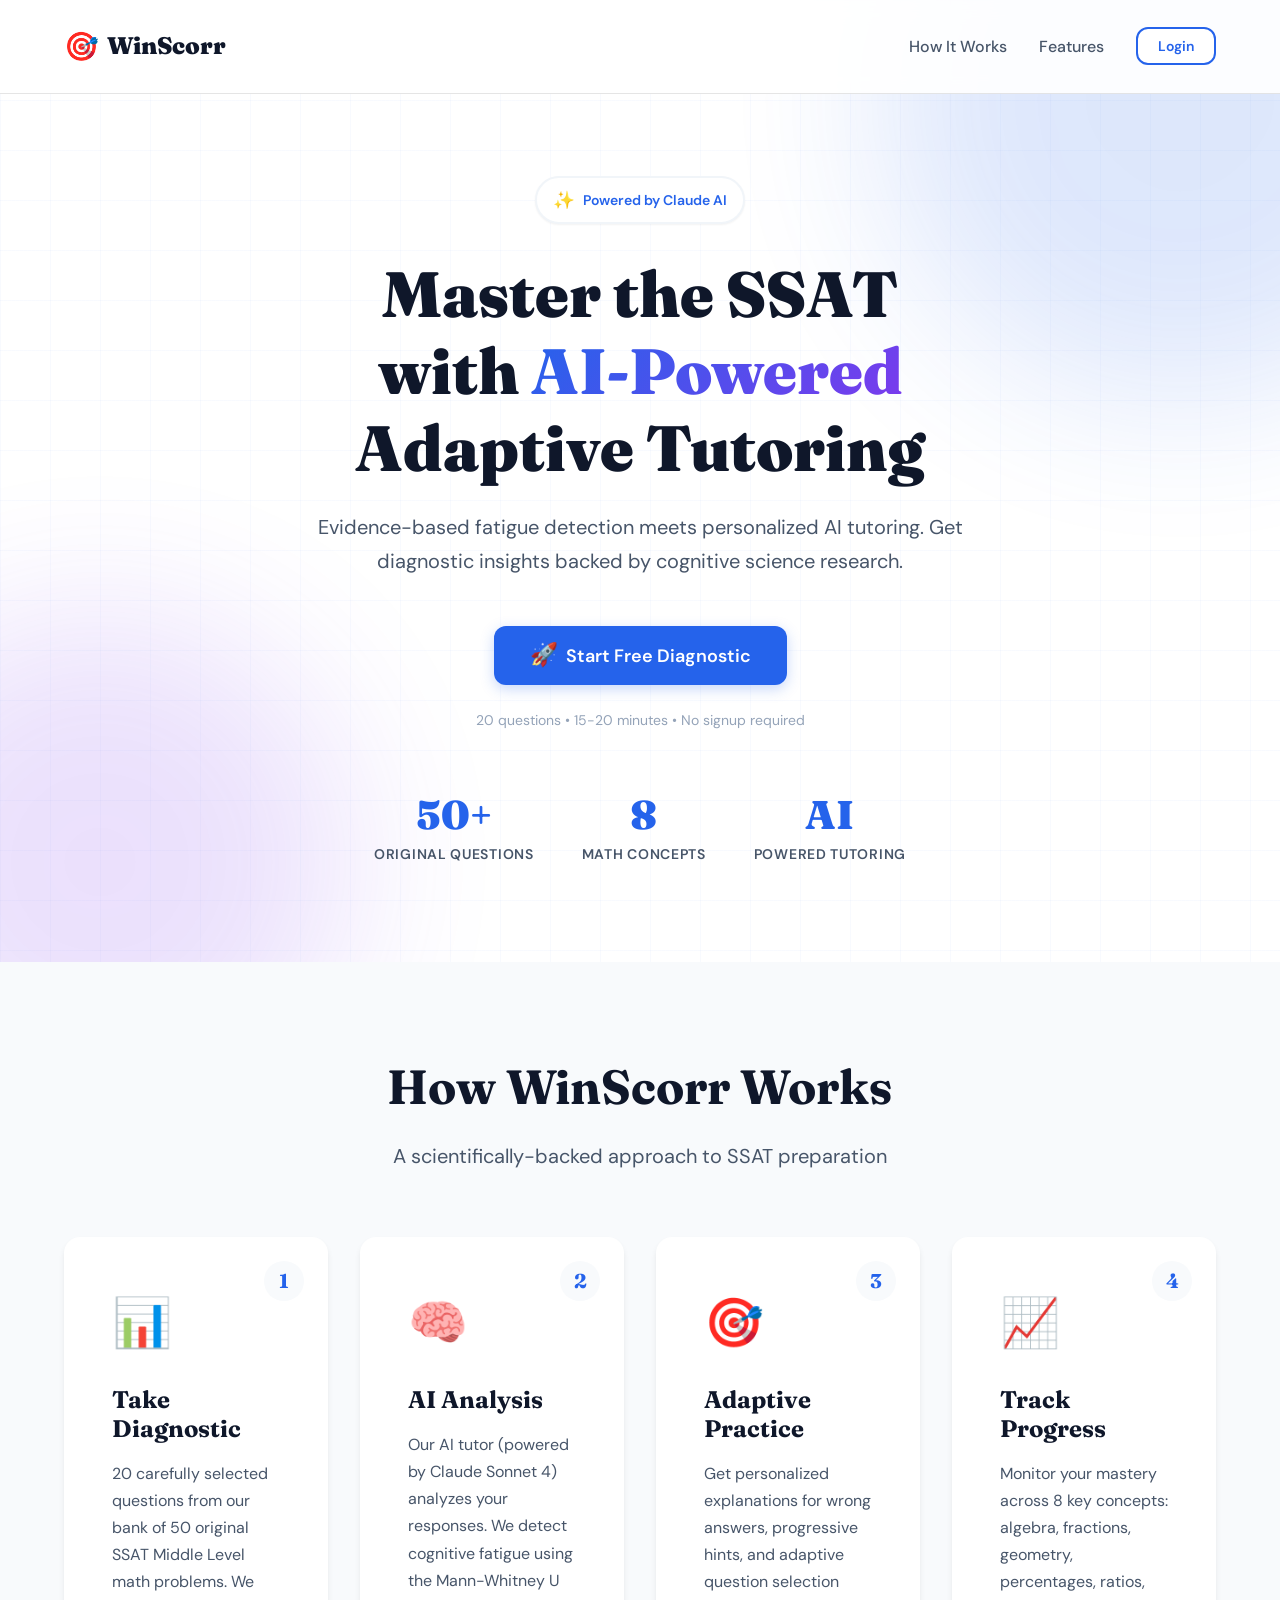
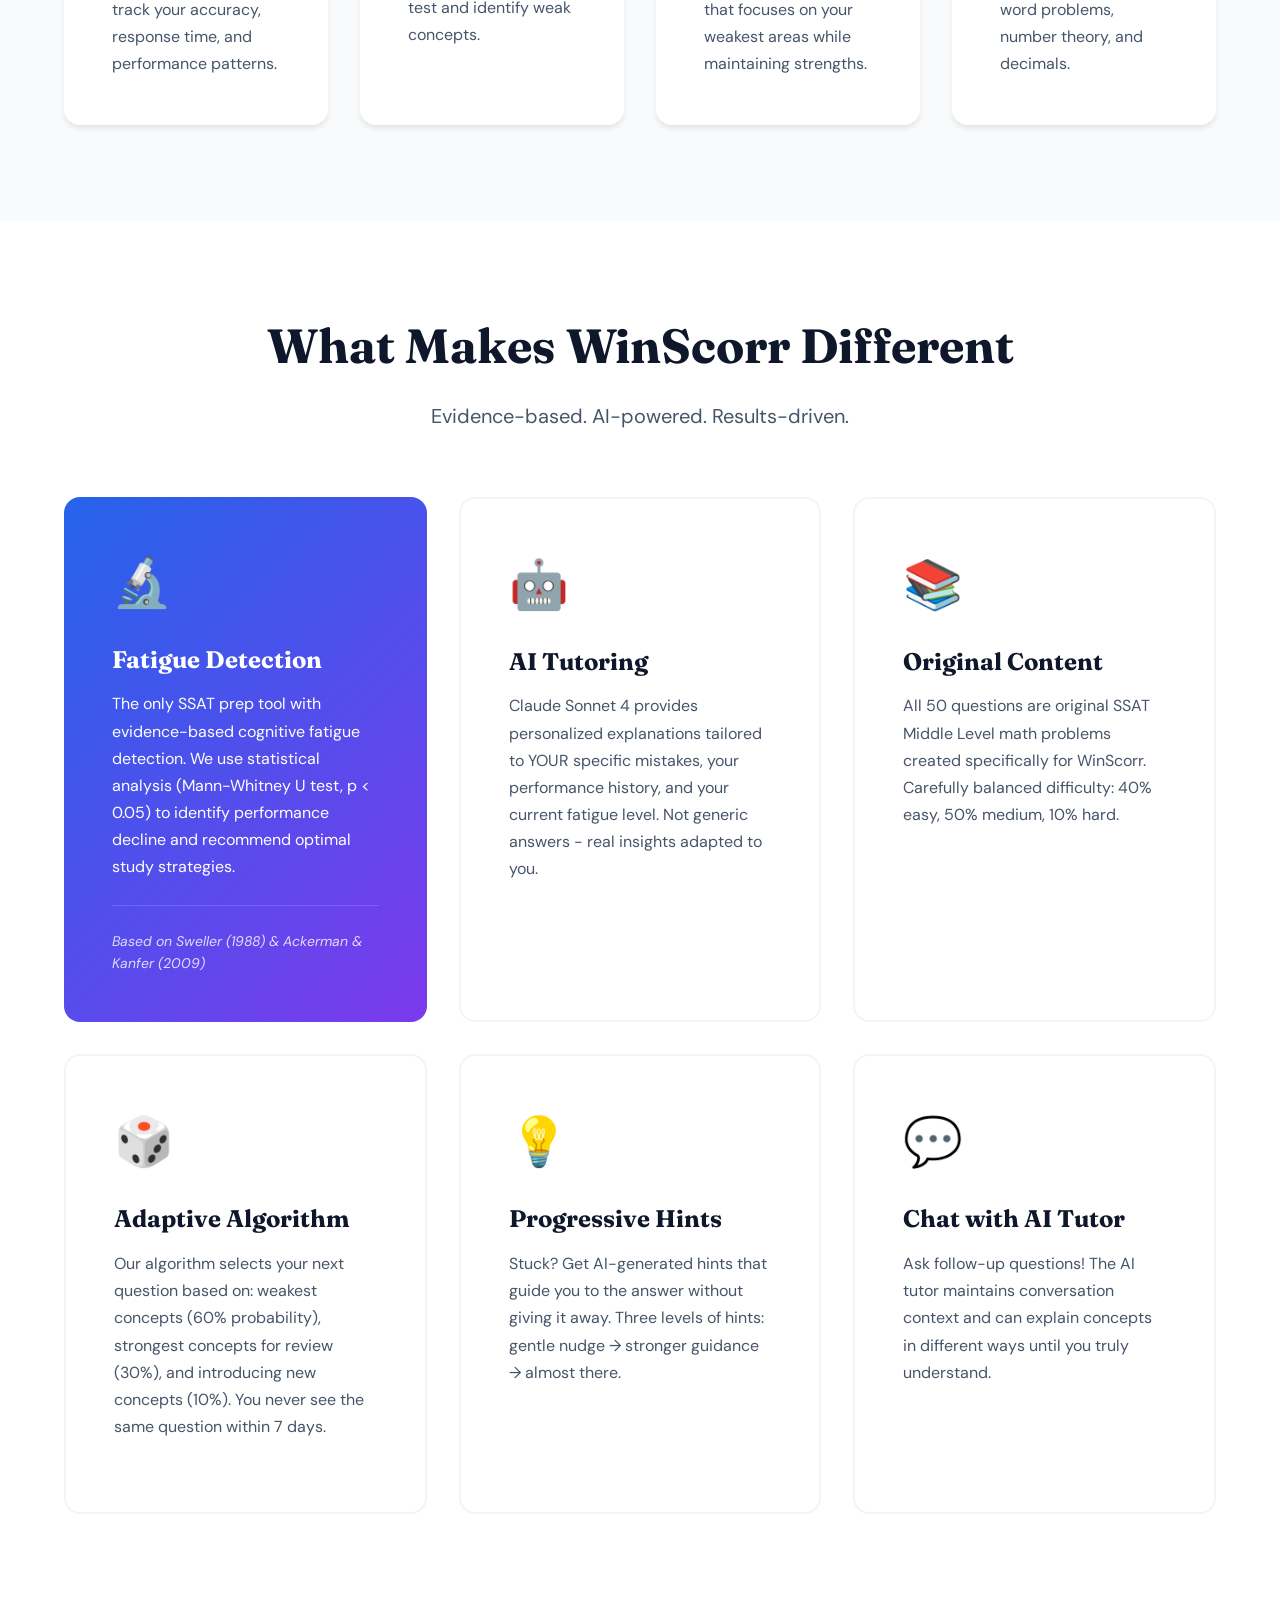
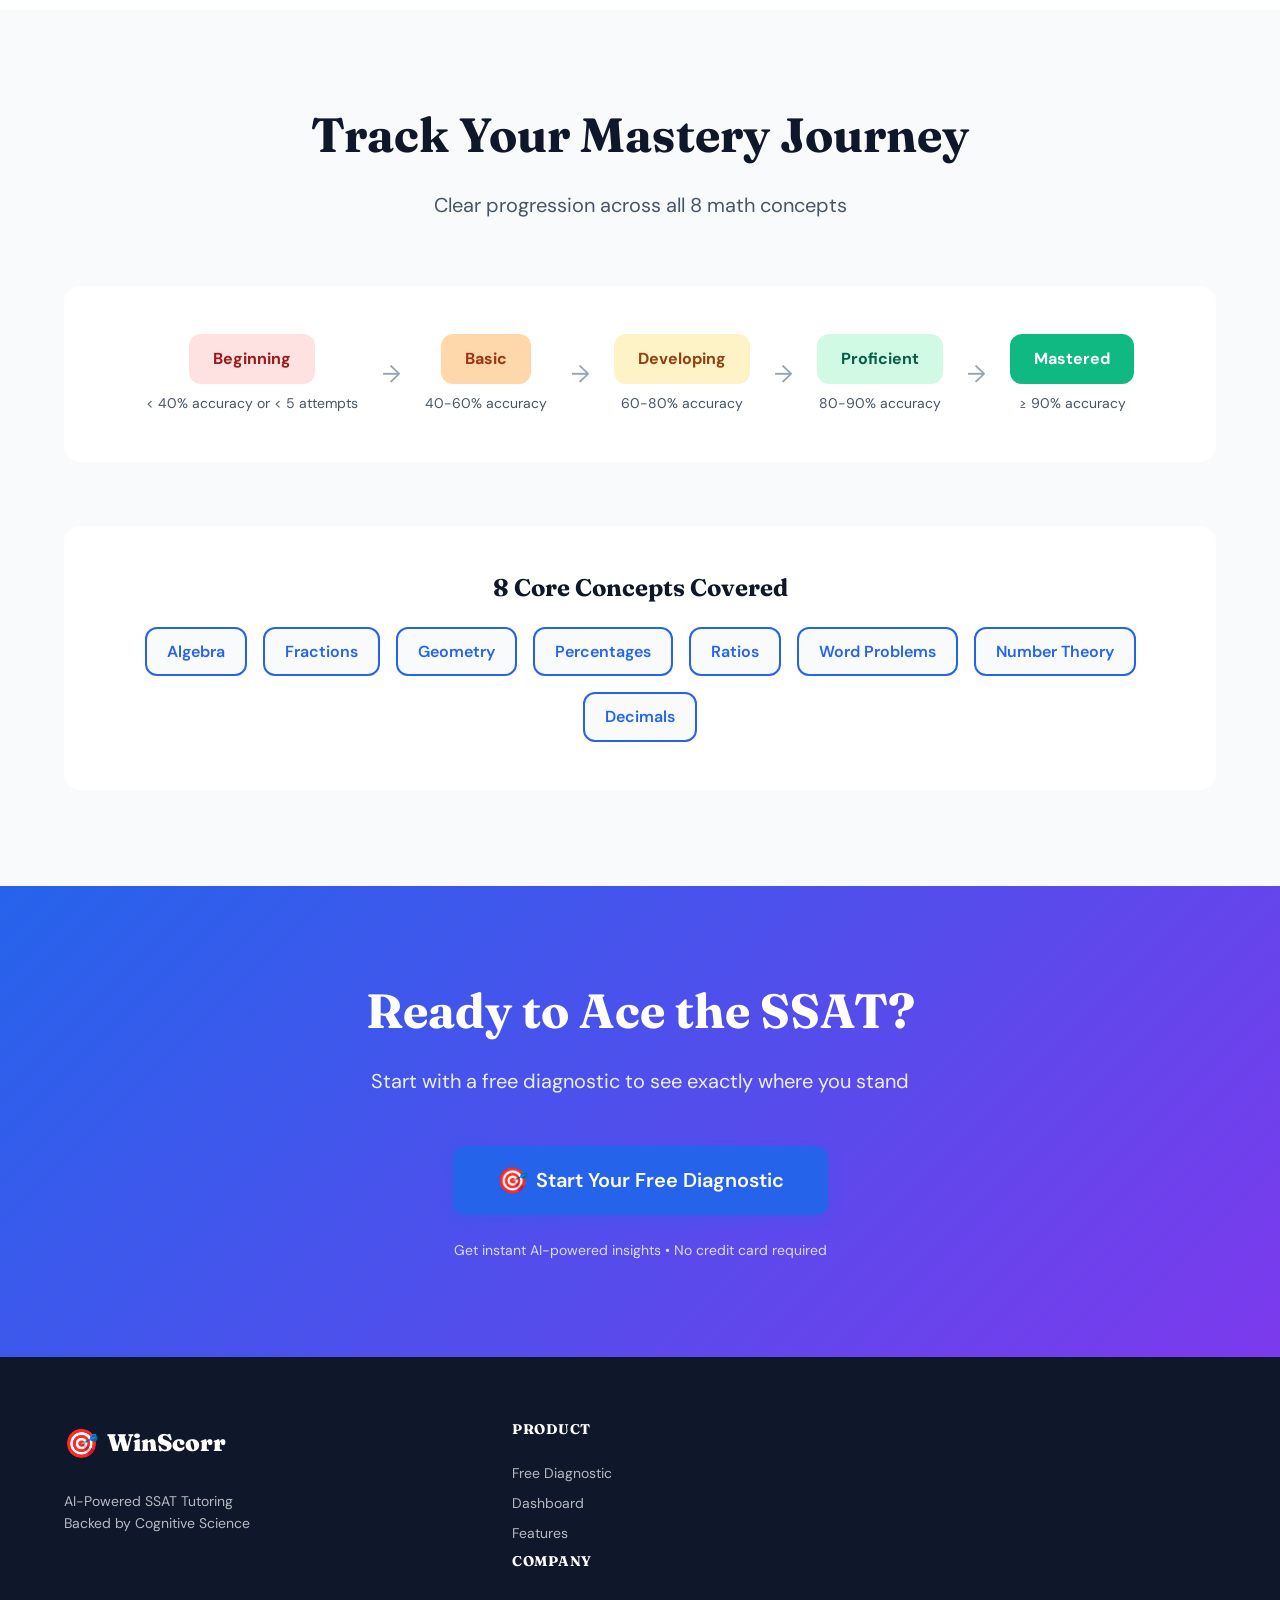
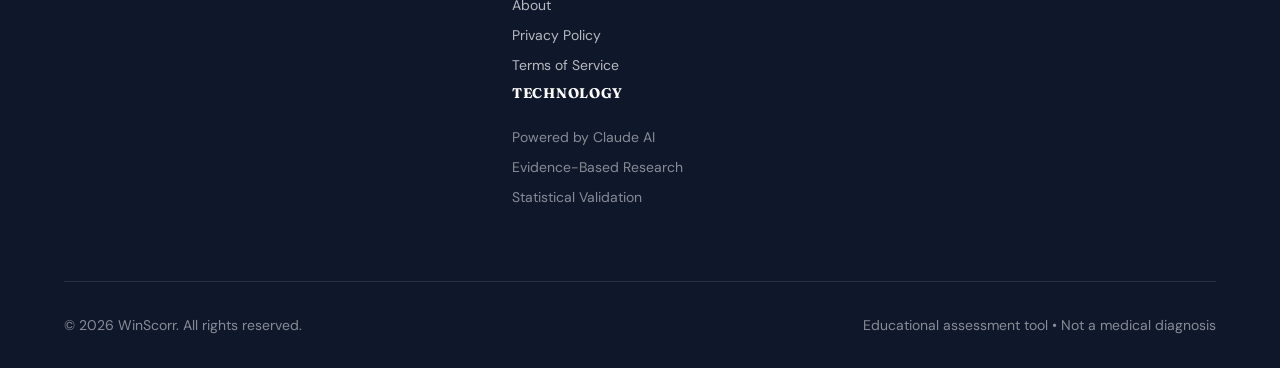
<file: frontend/index.html>
<!DOCTYPE html>
<html lang="en">
<head>
    <meta charset="UTF-8">
    <meta name="viewport" content="width=device-width, initial-scale=1.0">
    <title>WinScorr - AI-Powered SSAT Tutoring</title>
    <link rel="stylesheet" href="css/styles.css">
    <link rel="preconnect" href="https://fonts.googleapis.com">
    <link rel="preconnect" href="https://fonts.gstatic.com" crossorigin>
    <link href="https://fonts.googleapis.com/css2?family=Fraunces:wght@600;700;900&family=DM+Sans:wght@400;500;700&display=swap" rel="stylesheet">
</head>
<body class="landing-page">
    <!-- Navigation -->
    <nav class="nav">
        <div class="container nav-container">
            <div class="logo">
                <span class="logo-icon">🎯</span>
                <span class="logo-text">WinScorr</span>
            </div>
            <div class="nav-links">
                <a href="#how-it-works" class="nav-link">How It Works</a>
                <a href="#features" class="nav-link">Features</a>
                <a href="login.html" class="btn btn-secondary btn-sm">Login</a>
            </div>
        </div>
    </nav>

    <!-- Hero Section -->
    <section class="hero">
        <div class="hero-background">
            <div class="hero-blob hero-blob-1"></div>
            <div class="hero-blob hero-blob-2"></div>
            <div class="hero-grid"></div>
        </div>
        
        <div class="container">
            <div class="hero-content">
                <div class="hero-badge">
                    <span class="badge-icon">✨</span>
                    <span>Powered by Claude AI</span>
                </div>
                
                <h1 class="hero-title">
                    Master the SSAT<br>
                    with <span class="text-gradient">AI-Powered</span><br>
                    Adaptive Tutoring
                </h1>
                
                <p class="hero-subtitle">
                    Evidence-based fatigue detection meets personalized AI tutoring. 
                    Get diagnostic insights backed by cognitive science research.
                </p>
                
                <div class="hero-cta">
                    <a href="diagnostic.html" class="btn btn-primary btn-lg">
                        <span class="btn-icon">🚀</span>
                        Start Free Diagnostic
                    </a>
                    <div class="hero-cta-note">
                        20 questions • 15-20 minutes • No signup required
                    </div>
                </div>
                
                <div class="hero-stats">
                    <div class="stat">
                        <div class="stat-value">50+</div>
                        <div class="stat-label">Original Questions</div>
                    </div>
                    <div class="stat">
                        <div class="stat-value">8</div>
                        <div class="stat-label">Math Concepts</div>
                    </div>
                    <div class="stat">
                        <div class="stat-value">AI</div>
                        <div class="stat-label">Powered Tutoring</div>
                    </div>
                </div>
            </div>
        </div>
    </section>

    <!-- How It Works -->
    <section id="how-it-works" class="section section-light">
        <div class="container">
            <div class="section-header">
                <h2 class="section-title">How WinScorr Works</h2>
                <p class="section-subtitle">A scientifically-backed approach to SSAT preparation</p>
            </div>
            
            <div class="steps-grid">
                <div class="step-card">
                    <div class="step-number">1</div>
                    <div class="step-icon">📊</div>
                    <h3 class="step-title">Take Diagnostic</h3>
                    <p class="step-description">
                        20 carefully selected questions from our bank of 50 original SSAT Middle Level math problems. 
                        We track your accuracy, response time, and performance patterns.
                    </p>
                </div>
                
                <div class="step-card">
                    <div class="step-number">2</div>
                    <div class="step-icon">🧠</div>
                    <h3 class="step-title">AI Analysis</h3>
                    <p class="step-description">
                        Our AI tutor (powered by Claude Sonnet 4) analyzes your responses. 
                        We detect cognitive fatigue using the Mann-Whitney U test and identify weak concepts.
                    </p>
                </div>
                
                <div class="step-card">
                    <div class="step-number">3</div>
                    <div class="step-icon">🎯</div>
                    <h3 class="step-title">Adaptive Practice</h3>
                    <p class="step-description">
                        Get personalized explanations for wrong answers, progressive hints, and adaptive question selection 
                        that focuses on your weakest areas while maintaining strengths.
                    </p>
                </div>
                
                <div class="step-card">
                    <div class="step-number">4</div>
                    <div class="step-icon">📈</div>
                    <h3 class="step-title">Track Progress</h3>
                    <p class="step-description">
                        Monitor your mastery across 8 key concepts: algebra, fractions, geometry, percentages, 
                        ratios, word problems, number theory, and decimals.
                    </p>
                </div>
            </div>
        </div>
    </section>

    <!-- Features -->
    <section id="features" class="section">
        <div class="container">
            <div class="section-header">
                <h2 class="section-title">What Makes WinScorr Different</h2>
                <p class="section-subtitle">Evidence-based. AI-powered. Results-driven.</p>
            </div>
            
            <div class="features-grid">
                <div class="feature-card feature-card-primary">
                    <div class="feature-icon">🔬</div>
                    <h3 class="feature-title">Fatigue Detection</h3>
                    <p class="feature-description">
                        The only SSAT prep tool with evidence-based cognitive fatigue detection. 
                        We use statistical analysis (Mann-Whitney U test, p < 0.05) to identify 
                        performance decline and recommend optimal study strategies.
                    </p>
                    <div class="feature-citation">
                        Based on Sweller (1988) & Ackerman & Kanfer (2009)
                    </div>
                </div>
                
                <div class="feature-card">
                    <div class="feature-icon">🤖</div>
                    <h3 class="feature-title">AI Tutoring</h3>
                    <p class="feature-description">
                        Claude Sonnet 4 provides personalized explanations tailored to YOUR specific mistakes, 
                        your performance history, and your current fatigue level. Not generic answers - 
                        real insights adapted to you.
                    </p>
                </div>
                
                <div class="feature-card">
                    <div class="feature-icon">📚</div>
                    <h3 class="feature-title">Original Content</h3>
                    <p class="feature-description">
                        All 50 questions are original SSAT Middle Level math problems created specifically 
                        for WinScorr. Carefully balanced difficulty: 40% easy, 50% medium, 10% hard.
                    </p>
                </div>
                
                <div class="feature-card">
                    <div class="feature-icon">🎲</div>
                    <h3 class="feature-title">Adaptive Algorithm</h3>
                    <p class="feature-description">
                        Our algorithm selects your next question based on: weakest concepts (60% probability), 
                        strongest concepts for review (30%), and introducing new concepts (10%). 
                        You never see the same question within 7 days.
                    </p>
                </div>
                
                <div class="feature-card">
                    <div class="feature-icon">💡</div>
                    <h3 class="feature-title">Progressive Hints</h3>
                    <p class="feature-description">
                        Stuck? Get AI-generated hints that guide you to the answer without giving it away. 
                        Three levels of hints: gentle nudge → stronger guidance → almost there.
                    </p>
                </div>
                
                <div class="feature-card">
                    <div class="feature-icon">💬</div>
                    <h3 class="feature-title">Chat with AI Tutor</h3>
                    <p class="feature-description">
                        Ask follow-up questions! The AI tutor maintains conversation context and can 
                        explain concepts in different ways until you truly understand.
                    </p>
                </div>
            </div>
        </div>
    </section>

    <!-- Mastery Levels -->
    <section class="section section-light">
        <div class="container">
            <div class="section-header">
                <h2 class="section-title">Track Your Mastery Journey</h2>
                <p class="section-subtitle">Clear progression across all 8 math concepts</p>
            </div>
            
            <div class="mastery-levels">
                <div class="mastery-level">
                    <div class="mastery-badge mastery-beginning">Beginning</div>
                    <div class="mastery-description">< 40% accuracy or < 5 attempts</div>
                </div>
                <div class="mastery-arrow">→</div>
                <div class="mastery-level">
                    <div class="mastery-badge mastery-basic">Basic</div>
                    <div class="mastery-description">40-60% accuracy</div>
                </div>
                <div class="mastery-arrow">→</div>
                <div class="mastery-level">
                    <div class="mastery-badge mastery-developing">Developing</div>
                    <div class="mastery-description">60-80% accuracy</div>
                </div>
                <div class="mastery-arrow">→</div>
                <div class="mastery-level">
                    <div class="mastery-badge mastery-proficient">Proficient</div>
                    <div class="mastery-description">80-90% accuracy</div>
                </div>
                <div class="mastery-arrow">→</div>
                <div class="mastery-level">
                    <div class="mastery-badge mastery-mastered">Mastered</div>
                    <div class="mastery-description">≥ 90% accuracy</div>
                </div>
            </div>
            
            <div class="concepts-covered">
                <h3 class="concepts-title">8 Core Concepts Covered</h3>
                <div class="concepts-grid">
                    <div class="concept-tag">Algebra</div>
                    <div class="concept-tag">Fractions</div>
                    <div class="concept-tag">Geometry</div>
                    <div class="concept-tag">Percentages</div>
                    <div class="concept-tag">Ratios</div>
                    <div class="concept-tag">Word Problems</div>
                    <div class="concept-tag">Number Theory</div>
                    <div class="concept-tag">Decimals</div>
                </div>
            </div>
        </div>
    </section>

    <!-- CTA Section -->
    <section class="section section-cta">
        <div class="container">
            <div class="cta-content">
                <h2 class="cta-title">Ready to Ace the SSAT?</h2>
                <p class="cta-subtitle">
                    Start with a free diagnostic to see exactly where you stand
                </p>
                <a href="diagnostic.html" class="btn btn-primary btn-xl">
                    <span class="btn-icon">🎯</span>
                    Start Your Free Diagnostic
                </a>
                <div class="cta-note">
                    Get instant AI-powered insights • No credit card required
                </div>
            </div>
        </div>
    </section>

    <!-- Footer -->
    <footer class="footer">
        <div class="container">
            <div class="footer-content">
                <div class="footer-brand">
                    <div class="logo">
                        <span class="logo-icon">🎯</span>
                        <span class="logo-text">WinScorr</span>
                    </div>
                    <p class="footer-tagline">
                        AI-Powered SSAT Tutoring<br>
                        Backed by Cognitive Science
                    </p>
                </div>
                
                <div class="footer-links">
                    <div class="footer-column">
                        <h4 class="footer-heading">Product</h4>
                        <a href="diagnostic.html" class="footer-link">Free Diagnostic</a>
                        <a href="dashboard.html" class="footer-link">Dashboard</a>
                        <a href="#features" class="footer-link">Features</a>
                    </div>
                    
                    <div class="footer-column">
                        <h4 class="footer-heading">Company</h4>
                        <a href="#" class="footer-link">About</a>
                        <a href="#" class="footer-link">Privacy Policy</a>
                        <a href="#" class="footer-link">Terms of Service</a>
                    </div>
                    
                    <div class="footer-column">
                        <h4 class="footer-heading">Technology</h4>
                        <div class="footer-tech">Powered by Claude AI</div>
                        <div class="footer-tech">Evidence-Based Research</div>
                        <div class="footer-tech">Statistical Validation</div>
                    </div>
                </div>
            </div>
            
            <div class="footer-bottom">
                <div class="footer-copyright">
                    © 2026 WinScorr. All rights reserved.
                </div>
                <div class="footer-disclaimer">
                    Educational assessment tool • Not a medical diagnosis
                </div>
            </div>
        </div>
    </footer>

    <script src="js/main.js"></script>
</body>
</html>
</file>
<file: frontend/css/styles.css>
/* ============================================================================
   WinScorr - Complete Stylesheet
   Distinctive, educational design with bold typography and thoughtful spacing
   ============================================================================ */

/* CSS Variables */
:root {
    /* Colors - Educational & Trustworthy Palette */
    --color-primary: #2563eb;
    --color-primary-dark: #1e40af;
    --color-primary-light: #60a5fa;
    --color-secondary: #7c3aed;
    --color-secondary-dark: #5b21b6;
    
    --color-success: #10b981;
    --color-success-dark: #059669;
    --color-error: #ef4444;
    --color-error-dark: #dc2626;
    --color-warning: #f59e0b;
    
    --color-text-primary: #0f172a;
    --color-text-secondary: #475569;
    --color-text-tertiary: #94a3b8;
    
    --color-bg-white: #ffffff;
    --color-bg-light: #f8fafc;
    --color-bg-gray: #f1f5f9;
    
    /* Typography */
    --font-display: 'Fraunces', serif;
    --font-body: 'DM Sans', -apple-system, BlinkMacSystemFont, sans-serif;
    
    /* Spacing */
    --spacing-xs: 0.5rem;
    --spacing-sm: 1rem;
    --spacing-md: 1.5rem;
    --spacing-lg: 2rem;
    --spacing-xl: 3rem;
    --spacing-2xl: 4rem;
    --spacing-3xl: 6rem;
    
    /* Borders */
    --border-radius-sm: 8px;
    --border-radius-md: 12px;
    --border-radius-lg: 16px;
    --border-radius-xl: 24px;
    
    /* Shadows */
    --shadow-sm: 0 1px 2px 0 rgba(0, 0, 0, 0.05);
    --shadow-md: 0 4px 6px -1px rgba(0, 0, 0, 0.1);
    --shadow-lg: 0 10px 15px -3px rgba(0, 0, 0, 0.1);
    --shadow-xl: 0 20px 25px -5px rgba(0, 0, 0, 0.1);
    
    /* Transitions */
    --transition-fast: 150ms ease;
    --transition-base: 200ms ease;
    --transition-slow: 300ms ease;
}

/* ============================================================================
   Base Styles
   ============================================================================ */

* {
    margin: 0;
    padding: 0;
    box-sizing: border-box;
}

html {
    font-size: 16px;
    -webkit-font-smoothing: antialiased;
    -moz-osx-font-smoothing: grayscale;
}

body {
    font-family: var(--font-body);
    color: var(--color-text-primary);
    background: var(--color-bg-white);
    line-height: 1.6;
    overflow-x: hidden;
}

.container {
    max-width: 1200px;
    margin: 0 auto;
    padding: 0 var(--spacing-md);
}

/* ============================================================================
   Typography
   ============================================================================ */

h1, h2, h3, h4, h5, h6 {
    font-family: var(--font-display);
    font-weight: 700;
    line-height: 1.2;
    color: var(--color-text-primary);
}

h1 {
    font-size: clamp(2.5rem, 5vw, 4rem);
    font-weight: 900;
}

h2 {
    font-size: clamp(2rem, 4vw, 3rem);
}

h3 {
    font-size: clamp(1.5rem, 3vw, 2rem);
}

p {
    font-size: 1.125rem;
    color: var(--color-text-secondary);
    line-height: 1.7;
}

a {
    color: var(--color-primary);
    text-decoration: none;
    transition: color var(--transition-base);
}

a:hover {
    color: var(--color-primary-dark);
}

/* ============================================================================
   Buttons
   ============================================================================ */

.btn {
    display: inline-flex;
    align-items: center;
    gap: var(--spacing-xs);
    padding: 0.875rem 1.75rem;
    font-family: var(--font-body);
    font-size: 1rem;
    font-weight: 600;
    line-height: 1;
    border: none;
    border-radius: var(--border-radius-md);
    cursor: pointer;
    transition: all var(--transition-base);
    text-decoration: none;
}

.btn-primary {
    background: var(--color-primary);
    color: white;
    box-shadow: 0 4px 14px 0 rgba(37, 99, 235, 0.25);
}

.btn-primary:hover {
    background: var(--color-primary-dark);
    transform: translateY(-2px);
    box-shadow: 0 6px 20px 0 rgba(37, 99, 235, 0.35);
}

.btn-primary:active {
    transform: translateY(0);
}

.btn-primary:disabled {
    background: var(--color-bg-gray);
    color: var(--color-text-tertiary);
    cursor: not-allowed;
    box-shadow: none;
    transform: none;
}

.btn-secondary {
    background: white;
    color: var(--color-primary);
    border: 2px solid var(--color-primary);
}

.btn-secondary:hover {
    background: var(--color-primary);
    color: white;
}

.btn-outline {
    background: transparent;
    color: var(--color-text-primary);
    border: 2px solid var(--color-bg-gray);
}

.btn-outline:hover {
    border-color: var(--color-primary);
    color: var(--color-primary);
}

.btn-sm {
    padding: 0.625rem 1.25rem;
    font-size: 0.875rem;
}

.btn-lg {
    padding: 1.125rem 2.25rem;
    font-size: 1.125rem;
}

.btn-xl {
    padding: 1.375rem 2.75rem;
    font-size: 1.25rem;
}

.btn-icon {
    font-size: 1.25em;
}

.btn-arrow {
    font-size: 1.5em;
    transition: transform var(--transition-base);
}

.btn:hover .btn-arrow {
    transform: translateX(4px);
}

/* ============================================================================
   Navigation
   ============================================================================ */

.nav {
    position: fixed;
    top: 0;
    left: 0;
    right: 0;
    background: rgba(255, 255, 255, 0.9);
    backdrop-filter: blur(10px);
    border-bottom: 1px solid rgba(0, 0, 0, 0.1);
    z-index: 1000;
}

.nav-container {
    display: flex;
    align-items: center;
    justify-content: space-between;
    padding-top: var(--spacing-md);
    padding-bottom: var(--spacing-md);
}

.logo {
    display: flex;
    align-items: center;
    gap: var(--spacing-xs);
    font-family: var(--font-display);
    font-size: 1.5rem;
    font-weight: 900;
    color: var(--color-text-primary);
}

.logo-icon {
    font-size: 1.75rem;
}

.nav-links {
    display: flex;
    align-items: center;
    gap: var(--spacing-lg);
}

.nav-link {
    font-weight: 500;
    color: var(--color-text-secondary);
    transition: color var(--transition-base);
}

.nav-link:hover {
    color: var(--color-primary);
}

/* ============================================================================
   Hero Section
   ============================================================================ */

.hero {
    position: relative;
    padding-top: calc(80px + var(--spacing-3xl));
    padding-bottom: var(--spacing-3xl);
    overflow: hidden;
}

.hero-background {
    position: absolute;
    top: 0;
    left: 0;
    right: 0;
    bottom: 0;
    z-index: -1;
}

.hero-blob {
    position: absolute;
    border-radius: 50%;
    filter: blur(80px);
    opacity: 0.15;
    animation: float 20s ease-in-out infinite;
}

.hero-blob-1 {
    width: 600px;
    height: 600px;
    background: var(--color-primary);
    top: -200px;
    right: -200px;
}

.hero-blob-2 {
    width: 500px;
    height: 500px;
    background: var(--color-secondary);
    bottom: -150px;
    left: -150px;
    animation-delay: -10s;
}

@keyframes float {
    0%, 100% { transform: translate(0, 0) scale(1); }
    33% { transform: translate(30px, -30px) scale(1.1); }
    66% { transform: translate(-20px, 20px) scale(0.9); }
}

.hero-grid {
    position: absolute;
    top: 0;
    left: 0;
    right: 0;
    bottom: 0;
    background-image: 
        linear-gradient(rgba(37, 99, 235, 0.03) 1px, transparent 1px),
        linear-gradient(90deg, rgba(37, 99, 235, 0.03) 1px, transparent 1px);
    background-size: 50px 50px;
}

.hero-content {
    max-width: 900px;
    margin: 0 auto;
    text-align: center;
}

.hero-badge {
    display: inline-flex;
    align-items: center;
    gap: var(--spacing-xs);
    padding: 0.5rem 1rem;
    background: white;
    border: 2px solid var(--color-bg-gray);
    border-radius: 999px;
    font-size: 0.875rem;
    font-weight: 600;
    color: var(--color-primary);
    margin-bottom: var(--spacing-lg);
    box-shadow: var(--shadow-sm);
}

.badge-icon {
    font-size: 1.25em;
}

.hero-title {
    margin-bottom: var(--spacing-md);
}

.text-gradient {
    background: linear-gradient(135deg, var(--color-primary), var(--color-secondary));
    -webkit-background-clip: text;
    -webkit-text-fill-color: transparent;
    background-clip: text;
}

.hero-subtitle {
    font-size: 1.25rem;
    color: var(--color-text-secondary);
    margin-bottom: var(--spacing-xl);
    max-width: 700px;
    margin-left: auto;
    margin-right: auto;
}

.hero-cta {
    margin-bottom: var(--spacing-2xl);
}

.hero-cta-note {
    margin-top: var(--spacing-md);
    font-size: 0.875rem;
    color: var(--color-text-tertiary);
}

.hero-stats {
    display: flex;
    justify-content: center;
    gap: var(--spacing-xl);
    flex-wrap: wrap;
}

.stat {
    text-align: center;
}

.stat-value {
    font-family: var(--font-display);
    font-size: 2.5rem;
    font-weight: 900;
    color: var(--color-primary);
    line-height: 1;
    margin-bottom: var(--spacing-xs);
}

.stat-label {
    font-size: 0.875rem;
    font-weight: 600;
    color: var(--color-text-secondary);
    text-transform: uppercase;
    letter-spacing: 0.05em;
}

/* ============================================================================
   Sections
   ============================================================================ */

.section {
    padding: var(--spacing-3xl) 0;
}

.section-light {
    background: var(--color-bg-light);
}

.section-header {
    text-align: center;
    margin-bottom: var(--spacing-2xl);
}

.section-title {
    margin-bottom: var(--spacing-md);
}

.section-subtitle {
    font-size: 1.25rem;
    color: var(--color-text-secondary);
    max-width: 600px;
    margin: 0 auto;
}

/* ============================================================================
   Steps Grid
   ============================================================================ */

.steps-grid {
    display: grid;
    grid-template-columns: repeat(auto-fit, minmax(250px, 1fr));
    gap: var(--spacing-lg);
}

.step-card {
    position: relative;
    padding: var(--spacing-xl);
    background: white;
    border-radius: var(--border-radius-lg);
    box-shadow: var(--shadow-md);
    transition: all var(--transition-base);
}

.step-card:hover {
    transform: translateY(-4px);
    box-shadow: var(--shadow-xl);
}

.step-number {
    position: absolute;
    top: var(--spacing-md);
    right: var(--spacing-md);
    width: 40px;
    height: 40px;
    display: flex;
    align-items: center;
    justify-content: center;
    background: var(--color-bg-light);
    border-radius: 50%;
    font-family: var(--font-display);
    font-size: 1.25rem;
    font-weight: 700;
    color: var(--color-primary);
}

.step-icon {
    font-size: 3rem;
    margin-bottom: var(--spacing-md);
}

.step-title {
    margin-bottom: var(--spacing-sm);
    font-size: 1.5rem;
}

.step-description {
    font-size: 1rem;
    color: var(--color-text-secondary);
}

/* ============================================================================
   Features Grid
   ============================================================================ */

.features-grid {
    display: grid;
    grid-template-columns: repeat(auto-fit, minmax(300px, 1fr));
    gap: var(--spacing-lg);
}

.feature-card {
    padding: var(--spacing-xl);
    background: white;
    border-radius: var(--border-radius-lg);
    border: 2px solid var(--color-bg-gray);
    transition: all var(--transition-base);
}

.feature-card:hover {
    border-color: var(--color-primary);
    transform: translateY(-2px);
}

.feature-card-primary {
    background: linear-gradient(135deg, var(--color-primary), var(--color-secondary));
    color: white;
    border: none;
}

.feature-card-primary .feature-title,
.feature-card-primary .feature-description {
    color: white;
}

.feature-icon {
    font-size: 3rem;
    margin-bottom: var(--spacing-md);
}

.feature-title {
    font-size: 1.5rem;
    margin-bottom: var(--spacing-sm);
}

.feature-description {
    font-size: 1rem;
    color: var(--color-text-secondary);
    margin-bottom: var(--spacing-md);
}

.feature-citation {
    font-size: 0.875rem;
    font-style: italic;
    opacity: 0.8;
    padding-top: var(--spacing-md);
    border-top: 1px solid rgba(255, 255, 255, 0.2);
}

.feature-card:not(.feature-card-primary) .feature-citation {
    border-top-color: var(--color-bg-gray);
    color: var(--color-text-tertiary);
}

/* ============================================================================
   Mastery Levels
   ============================================================================ */

.mastery-levels {
    display: flex;
    align-items: center;
    justify-content: center;
    gap: var(--spacing-md);
    margin-bottom: var(--spacing-2xl);
    flex-wrap: wrap;
    padding: var(--spacing-xl);
    background: white;
    border-radius: var(--border-radius-lg);
}

.mastery-level {
    text-align: center;
}

.mastery-badge {
    display: inline-block;
    padding: 0.75rem 1.5rem;
    border-radius: var(--border-radius-md);
    font-weight: 700;
    font-size: 1rem;
    margin-bottom: var(--spacing-xs);
}

.mastery-beginning {
    background: #fee2e2;
    color: #991b1b;
}

.mastery-basic {
    background: #fed7aa;
    color: #9a3412;
}

.mastery-developing {
    background: #fef3c7;
    color: #92400e;
}

.mastery-proficient {
    background: #d1fae5;
    color: #065f46;
}

.mastery-mastered {
    background: #10b981;
    color: white;
}

.mastery-description {
    font-size: 0.875rem;
    color: var(--color-text-secondary);
}

.mastery-arrow {
    font-size: 1.5rem;
    color: var(--color-text-tertiary);
}

.concepts-covered {
    text-align: center;
    padding: var(--spacing-xl);
    background: white;
    border-radius: var(--border-radius-lg);
}

.concepts-title {
    margin-bottom: var(--spacing-md);
    font-size: 1.5rem;
}

.concepts-grid {
    display: flex;
    flex-wrap: wrap;
    gap: var(--spacing-sm);
    justify-content: center;
}

.concept-tag {
    padding: 0.625rem 1.25rem;
    background: var(--color-bg-light);
    border: 2px solid var(--color-primary);
    border-radius: var(--border-radius-md);
    font-weight: 600;
    color: var(--color-primary);
    transition: all var(--transition-base);
}

.concept-tag:hover {
    background: var(--color-primary);
    color: white;
}

/* ============================================================================
   CTA Section
   ============================================================================ */

.section-cta {
    background: linear-gradient(135deg, var(--color-primary), var(--color-secondary));
    color: white;
    text-align: center;
}

.cta-content {
    max-width: 700px;
    margin: 0 auto;
}

.cta-title {
    color: white;
    margin-bottom: var(--spacing-md);
}

.cta-subtitle {
    font-size: 1.25rem;
    color: rgba(255, 255, 255, 0.9);
    margin-bottom: var(--spacing-xl);
}

.cta-note {
    margin-top: var(--spacing-md);
    font-size: 0.875rem;
    color: rgba(255, 255, 255, 0.8);
}

/* ============================================================================
   Footer
   ============================================================================ */

.footer {
    background: var(--color-text-primary);
    color: white;
    padding: var(--spacing-2xl) 0 var(--spacing-lg);
}

.footer-content {
    display: grid;
    grid-template-columns: 2fr 1fr 1fr 1fr;
    gap: var(--spacing-2xl);
    margin-bottom: var(--spacing-2xl);
}

.footer-brand .logo {
    color: white;
    margin-bottom: var(--spacing-md);
}

.footer-tagline {
    font-size: 0.875rem;
    color: rgba(255, 255, 255, 0.7);
    line-height: 1.6;
}

.footer-heading {
    font-size: 0.875rem;
    font-weight: 700;
    text-transform: uppercase;
    letter-spacing: 0.05em;
    margin-bottom: var(--spacing-md);
    color: white;
}

.footer-link {
    display: block;
    font-size: 0.875rem;
    color: rgba(255, 255, 255, 0.7);
    margin-bottom: var(--spacing-xs);
    transition: color var(--transition-base);
}

.footer-link:hover {
    color: white;
}

.footer-tech {
    font-size: 0.875rem;
    color: rgba(255, 255, 255, 0.5);
    margin-bottom: var(--spacing-xs);
}

.footer-bottom {
    display: flex;
    justify-content: space-between;
    align-items: center;
    padding-top: var(--spacing-lg);
    border-top: 1px solid rgba(255, 255, 255, 0.1);
    font-size: 0.875rem;
    color: rgba(255, 255, 255, 0.5);
}

/* ============================================================================
   Diagnostic Test Page
   ============================================================================ */

.diagnostic-page {
    background: var(--color-bg-light);
    min-height: 100vh;
}

.test-header {
    position: fixed;
    top: 0;
    left: 0;
    right: 0;
    background: white;
    border-bottom: 2px solid var(--color-bg-gray);
    z-index: 100;
    padding: var(--spacing-md) 0;
}

.test-header-content {
    display: flex;
    align-items: center;
    justify-content: space-between;
    gap: var(--spacing-lg);
}

.test-progress-bar {
    flex: 1;
    max-width: 500px;
}

.progress-bar {
    height: 8px;
    background: var(--color-bg-gray);
    border-radius: 999px;
    overflow: hidden;
    margin-bottom: var(--spacing-xs);
}

.progress-fill {
    height: 100%;
    background: linear-gradient(90deg, var(--color-primary), var(--color-secondary));
    transition: width var(--transition-slow);
}

.progress-text {
    font-size: 0.875rem;
    font-weight: 600;
    color: var(--color-text-secondary);
    text-align: center;
}

.test-timer {
    display: flex;
    align-items: center;
    gap: var(--spacing-xs);
    font-family: var(--font-display);
    font-size: 1.25rem;
    font-weight: 700;
    color: var(--color-primary);
}

.timer-icon {
    font-size: 1.5em;
}

.loading-state {
    padding-top: calc(80px + var(--spacing-3xl));
    padding-bottom: var(--spacing-3xl);
}

.loading-content {
    text-align: center;
    max-width: 500px;
    margin: 0 auto;
}

.loading-spinner {
    width: 60px;
    height: 60px;
    margin: 0 auto var(--spacing-lg);
    border: 4px solid var(--color-bg-gray);
    border-top-color: var(--color-primary);
    border-radius: 50%;
    animation: spin 1s linear infinite;
}

@keyframes spin {
    to { transform: rotate(360deg); }
}

.loading-title {
    margin-bottom: var(--spacing-sm);
}

.loading-subtitle {
    color: var(--color-text-secondary);
}

.test-container {
    padding-top: calc(80px + var(--spacing-xl));
    padding-bottom: var(--spacing-2xl);
}

.test-main {
    max-width: 800px;
    margin: 0 auto;
}

.question-card {
    background: white;
    border-radius: var(--border-radius-lg);
    padding: var(--spacing-xl);
    box-shadow: var(--shadow-lg);
    margin-bottom: var(--spacing-lg);
}

.question-header {
    margin-bottom: var(--spacing-lg);
}

.question-meta {
    display: flex;
    gap: var(--spacing-sm);
}

.question-concept,
.question-difficulty {
    padding: 0.5rem 1rem;
    border-radius: var(--border-radius-sm);
    font-size: 0.875rem;
    font-weight: 600;
}

.question-concept {
    background: var(--color-bg-light);
    color: var(--color-primary);
    border: 2px solid var(--color-primary);
}

.question-difficulty {
    background: var(--color-bg-gray);
    color: var(--color-text-secondary);
}

.question-text {
    font-size: 1.25rem;
    font-weight: 500;
    line-height: 1.6;
    color: var(--color-text-primary);
    margin-bottom: var(--spacing-xl);
}

.question-options {
    display: flex;
    flex-direction: column;
    gap: var(--spacing-sm);
}

.option-btn {
    padding: 1rem 1.5rem;
    background: white;
    border: 2px solid var(--color-bg-gray);
    border-radius: var(--border-radius-md);
    font-size: 1.125rem;
    font-weight: 500;
    text-align: left;
    cursor: pointer;
    transition: all var(--transition-base);
}

.option-btn:hover:not(:disabled) {
    border-color: var(--color-primary);
    background: var(--color-bg-light);
}

.option-btn:disabled {
    cursor: not-allowed;
}

.option-btn.correct {
    background: var(--color-success);
    border-color: var(--color-success);
    color: white;
}

.option-btn.incorrect {
    background: var(--color-error);
    border-color: var(--color-error);
    color: white;
}

.option-btn.show-correct {
    border-color: var(--color-success);
    border-width: 3px;
}

.test-navigation {
    display: flex;
    justify-content: center;
    gap: var(--spacing-md);
}

/* ============================================================================
   AI Help Section
   ============================================================================ */

.ai-help-section {
    margin-top: var(--spacing-xl);
    padding-top: var(--spacing-xl);
    border-top: 2px solid var(--color-bg-gray);
}

.ai-help-header {
    display: flex;
    align-items: center;
    gap: var(--spacing-sm);
    margin-bottom: var(--spacing-md);
}

.ai-help-icon {
    font-size: 2rem;
}

.ai-help-title {
    font-size: 1.25rem;
    color: var(--color-primary);
}

.ai-explanation {
    padding: var(--spacing-md);
    background: linear-gradient(135deg, rgba(37, 99, 235, 0.05), rgba(124, 58, 237, 0.05));
    border-radius: var(--border-radius-md);
    border-left: 4px solid var(--color-primary);
}

.ai-loading {
    display: flex;
    align-items: center;
    gap: var(--spacing-sm);
    color: var(--color-text-secondary);
    font-style: italic;
}

.ai-loading-spinner {
    width: 20px;
    height: 20px;
    border: 2px solid var(--color-bg-gray);
    border-top-color: var(--color-primary);
    border-radius: 50%;
    animation: spin 1s linear infinite;
}

.ai-explanation-text {
    font-size: 1rem;
    line-height: 1.7;
    color: var(--color-text-primary);
}

.ai-explanation-text p {
    margin-bottom: var(--spacing-sm);
}

.hint-section {
    margin-top: var(--spacing-md);
}

.hint-display {
    margin-top: var(--spacing-md);
    padding: var(--spacing-md);
    background: var(--color-bg-light);
    border-radius: var(--border-radius-md);
    border-left: 4px solid var(--color-warning);
    font-size: 1rem;
    line-height: 1.6;
}

.hint-level {
    margin-top: var(--spacing-xs);
    font-size: 0.875rem;
    color: var(--color-text-tertiary);
}

.chat-section {
    margin-top: var(--spacing-md);
}

.chat-container {
    margin-top: var(--spacing-md);
    background: var(--color-bg-light);
    border-radius: var(--border-radius-md);
    padding: var(--spacing-md);
}

.chat-messages {
    max-height: 300px;
    overflow-y: auto;
    margin-bottom: var(--spacing-md);
}

.chat-message {
    margin-bottom: var(--spacing-sm);
    padding: var(--spacing-sm) var(--spacing-md);
    border-radius: var(--border-radius-sm);
    font-size: 0.9375rem;
    line-height: 1.5;
}

.chat-message.user {
    background: var(--color-primary);
    color: white;
    margin-left: 20%;
}

.chat-message.ai {
    background: white;
    margin-right: 20%;
}

.chat-input-container {
    display: flex;
    gap: var(--spacing-sm);
}

.chat-input {
    flex: 1;
    padding: 0.75rem 1rem;
    border: 2px solid var(--color-bg-gray);
    border-radius: var(--border-radius-md);
    font-family: var(--font-body);
    font-size: 1rem;
    transition: border-color var(--transition-base);
}

.chat-input:focus {
    outline: none;
    border-color: var(--color-primary);
}

/* ============================================================================
   Results Page
   ============================================================================ */

.results-container {
    padding-top: calc(80px + var(--spacing-xl));
    padding-bottom: var(--spacing-2xl);
}

.results-header {
    text-align: center;
    margin-bottom: var(--spacing-2xl);
}

.result-card {
    background: white;
    border-radius: var(--border-radius-lg);
    padding: var(--spacing-xl);
    box-shadow: var(--shadow-lg);
    margin-bottom: var(--spacing-lg);
}

.result-metrics {
    display: grid;
    grid-template-columns: repeat(auto-fit, minmax(200px, 1fr));
    gap: var(--spacing-md);
    margin-bottom: var(--spacing-lg);
}

.metric {
    text-align: center;
    padding: var(--spacing-md);
    background: var(--color-bg-light);
    border-radius: var(--border-radius-md);
}

.metric-label {
    font-size: 0.875rem;
    color: var(--color-text-secondary);
    margin-bottom: var(--spacing-xs);
}

.metric-value {
    font-family: var(--font-display);
    font-size: 2rem;
    font-weight: 900;
    line-height: 1;
}

.interpretation,
.recommendations {
    margin-bottom: var(--spacing-lg);
}

.recommendations ul {
    padding-left: var(--spacing-md);
}

.recommendations li {
    margin-bottom: var(--spacing-xs);
    color: var(--color-text-secondary);
}

.research-citation {
    padding: var(--spacing-md);
    background: var(--color-bg-light);
    border-left: 4px solid var(--color-primary);
    border-radius: var(--border-radius-sm);
    font-size: 0.875rem;
    font-style: italic;
    color: var(--color-text-tertiary);
}

.disclaimer {
    margin-top: var(--spacing-xl);
    padding: var(--spacing-md);
    background: #fef2f2;
    border: 1px solid #fecaca;
    border-radius: var(--border-radius-md);
    font-size: 0.875rem;
    color: #7f1d1d;
}

.actions {
    display: flex;
    gap: var(--spacing-md);
    justify-content: center;
    margin-top: var(--spacing-xl);
}

/* ============================================================================
   Responsive Design
   ============================================================================ */

@media (max-width: 968px) {
    .footer-content {
        grid-template-columns: 1fr 1fr;
    }
    
    .steps-grid,
    .features-grid {
        grid-template-columns: 1fr;
    }
    
    .mastery-levels {
        flex-direction: column;
        align-items: stretch;
    }
    
    .mastery-arrow {
        transform: rotate(90deg);
    }
}

@media (max-width: 640px) {
    .test-header-content {
        flex-direction: column;
        gap: var(--spacing-sm);
    }
    
    .test-progress-bar {
        max-width: 100%;
    }
    
    .hero-stats {
        gap: var(--spacing-md);
    }
    
    .stat-value {
        font-size: 2rem;
    }
    
    .footer-content {
        grid-template-columns: 1fr;
    }
    
    .footer-bottom {
        flex-direction: column;
        gap: var(--spacing-sm);
        text-align: center;
    }
    
    .nav-links {
        gap: var(--spacing-sm);
    }
}
</file>
